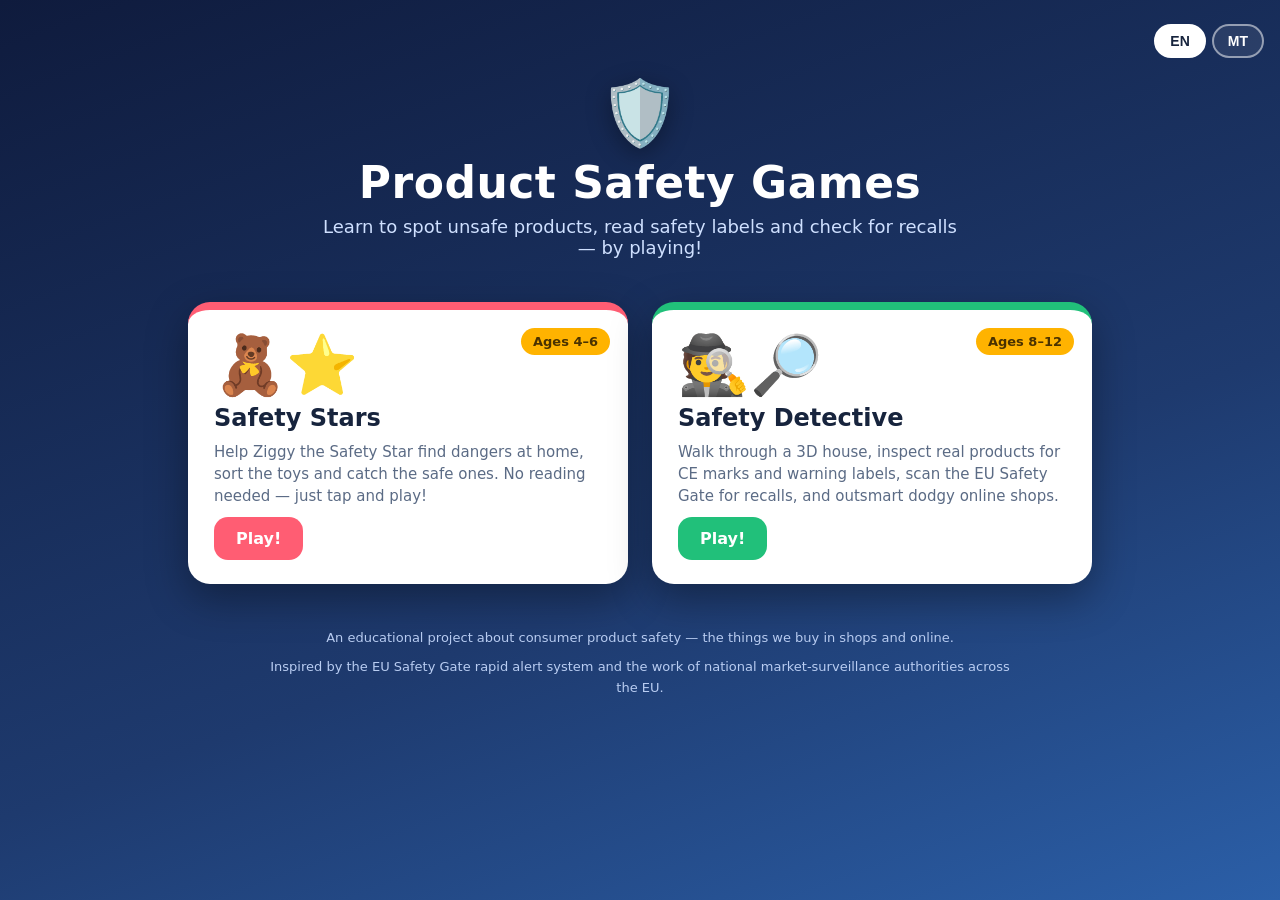
<file: index.html>
<!DOCTYPE html>
<html lang="en">
<head>
<meta charset="UTF-8">
<meta name="viewport" content="width=device-width, initial-scale=1.0">
<title>Product Safety Games</title>
<style>
  * { margin: 0; padding: 0; box-sizing: border-box; }
  :root {
    --bg1: #0f1b3d; --bg2: #1e3a6e;
    --card: #ffffff; --ink: #17243d; --muted: #5b6b85;
    --accent: #ff5d73; --accent2: #21c07a; --gold: #ffb300;
  }
  body {
    font-family: 'Segoe UI', 'Trebuchet MS', system-ui, sans-serif;
    min-height: 100vh; color: #fff;
    background: linear-gradient(160deg, var(--bg1), var(--bg2) 60%, #2b5fa8);
    display: flex; flex-direction: column; align-items: center;
    padding: 24px 16px 40px;
  }
  .lang { display: flex; gap: 6px; align-self: flex-end; }
  .lang button {
    border: 2px solid rgba(255,255,255,.5); background: rgba(255,255,255,.08);
    color: #fff; font-weight: 700; padding: 7px 14px; border-radius: 20px;
    cursor: pointer; font-size: 14px;
  }
  .lang button.active { background: #fff; color: var(--ink); border-color: #fff; }
  header { text-align: center; margin: 18px 0 8px; }
  header .shield { font-size: 64px; filter: drop-shadow(0 6px 12px rgba(0,0,0,.35)); }
  h1 { font-size: clamp(26px, 5vw, 44px); letter-spacing: .5px; margin-top: 6px; }
  .tagline { color: #cfe0ff; margin-top: 8px; font-size: clamp(14px, 2.4vw, 18px); max-width: 640px; }
  .cards { display: flex; gap: 24px; flex-wrap: wrap; justify-content: center; margin-top: 36px; width: 100%; max-width: 980px; }
  .card {
    background: var(--card); color: var(--ink); border-radius: 22px;
    width: min(440px, 100%); padding: 26px 26px 24px; text-decoration: none;
    box-shadow: 0 14px 40px rgba(0,0,0,.35);
    transition: transform .15s ease, box-shadow .15s ease;
    display: flex; flex-direction: column; gap: 10px; position: relative; overflow: hidden;
  }
  .card:hover { transform: translateY(-6px) scale(1.01); box-shadow: 0 22px 50px rgba(0,0,0,.45); }
  .card .art { font-size: 58px; line-height: 1; }
  .card h2 { font-size: 24px; }
  .card p { color: var(--muted); font-size: 15px; line-height: 1.45; }
  .age { position: absolute; top: 18px; right: 18px; background: var(--gold); color: #4a3200;
    font-weight: 800; font-size: 13px; padding: 6px 12px; border-radius: 14px; }
  .cta { margin-top: auto; align-self: flex-start; font-weight: 800; color: #fff;
    padding: 12px 22px; border-radius: 14px; font-size: 16px; }
  .card.kids .cta { background: var(--accent); }
  .card.older .cta { background: var(--accent2); }
  .card.kids { border-top: 8px solid var(--accent); }
  .card.older { border-top: 8px solid var(--accent2); }
  footer { margin-top: 44px; max-width: 760px; text-align: center; color: #b9cdf2; font-size: 13px; line-height: 1.6; }
  footer a { color: #fff; }
</style>
</head>
<body>
  <div class="lang">
    <button data-lang-btn="en">EN</button>
    <button data-lang-btn="mt">MT</button>
  </div>

  <header>
    <div class="shield">🛡️</div>
    <h1 data-i18n="title">Product Safety Games</h1>
    <div class="tagline" data-i18n="tagline"></div>
  </header>

  <div class="cards">
    <a class="card kids" href="game1/">
      <span class="age" data-i18n="age1">Ages 4–6</span>
      <div class="art">🧸⭐</div>
      <h2 data-i18n="g1name">Safety Stars</h2>
      <p data-i18n="g1desc"></p>
      <span class="cta" data-i18n="play">Play!</span>
    </a>
    <a class="card older" href="game2/">
      <span class="age" data-i18n="age2">Ages 8–12</span>
      <div class="art">🕵️🔎</div>
      <h2 data-i18n="g2name">Safety Detective</h2>
      <p data-i18n="g2desc"></p>
      <span class="cta" data-i18n="play2">Play!</span>
    </a>
  </div>

  <footer>
    <p data-i18n="footer1"></p>
    <p style="margin-top:8px" data-i18n="footer2"></p>
  </footer>

<script src="shared/i18n.js"></script>
<script>
  var STRINGS = {
    en: {
      title: 'Product Safety Games',
      tagline: 'Learn to spot unsafe products, read safety labels and check for recalls — by playing!',
      age1: 'Ages 4–6', age2: 'Ages 8–12',
      g1name: 'Safety Stars',
      g1desc: 'Help Ziggy the Safety Star find dangers at home, sort the toys and catch the safe ones. No reading needed — just tap and play!',
      g2name: 'Safety Detective',
      g2desc: 'Walk through a 3D house, inspect real products for CE marks and warning labels, scan the EU Safety Gate for recalls, and outsmart dodgy online shops.',
      play: 'Play!', play2: 'Play!',
      footer1: 'An educational project about consumer product safety — the things we buy in shops and online.',
      footer2: 'Inspired by the EU Safety Gate rapid alert system and the work of national market-surveillance authorities across the EU.'
    },
    mt: {
      title: 'Logħob dwar is-Sigurtà tal-Prodotti',
      tagline: 'Tgħallem agħraf prodotti perikolużi, aqra t-tikketti tas-sigurtà u ċċekkja għal sejħiet lura — waqt li tilgħab!',
      age1: 'Età 4–6', age2: 'Età 8–12',
      g1name: 'Stilel tas-Sigurtà',
      g1desc: 'Għin lil Ziggy l-Istilla tas-Sigurtà ssib il-perikli d-dar, issortja l-ġugarelli u taqbad dawk sikuri. M’hemmx bżonn taqra — għafas u ilgħab!',
      g2name: 'Ditektif tas-Sigurtà',
      g2desc: 'Imxi f’dar 3D, spezzjona prodotti għall-marka CE u t-tikketti ta’ twissija, skennja s-Safety Gate tal-UE għal sejħiet lura, u egħleb il-ħwienet online suspettużi.',
      play: 'Ilgħab!', play2: 'Ilgħab!',
      footer1: 'Proġett edukattiv dwar is-sigurtà tal-prodotti tal-konsumatur — l-affarijiet li nixtru mill-ħwienet u online.',
      footer2: 'Ispirat mis-sistema Safety Gate tal-UE u mill-ħidma tal-awtoritajiet nazzjonali tas-sorveljanza tas-suq madwar l-UE.'
    }
  };
  PSG.applyStatic(STRINGS);
</script>
</body>
</html>
</file>
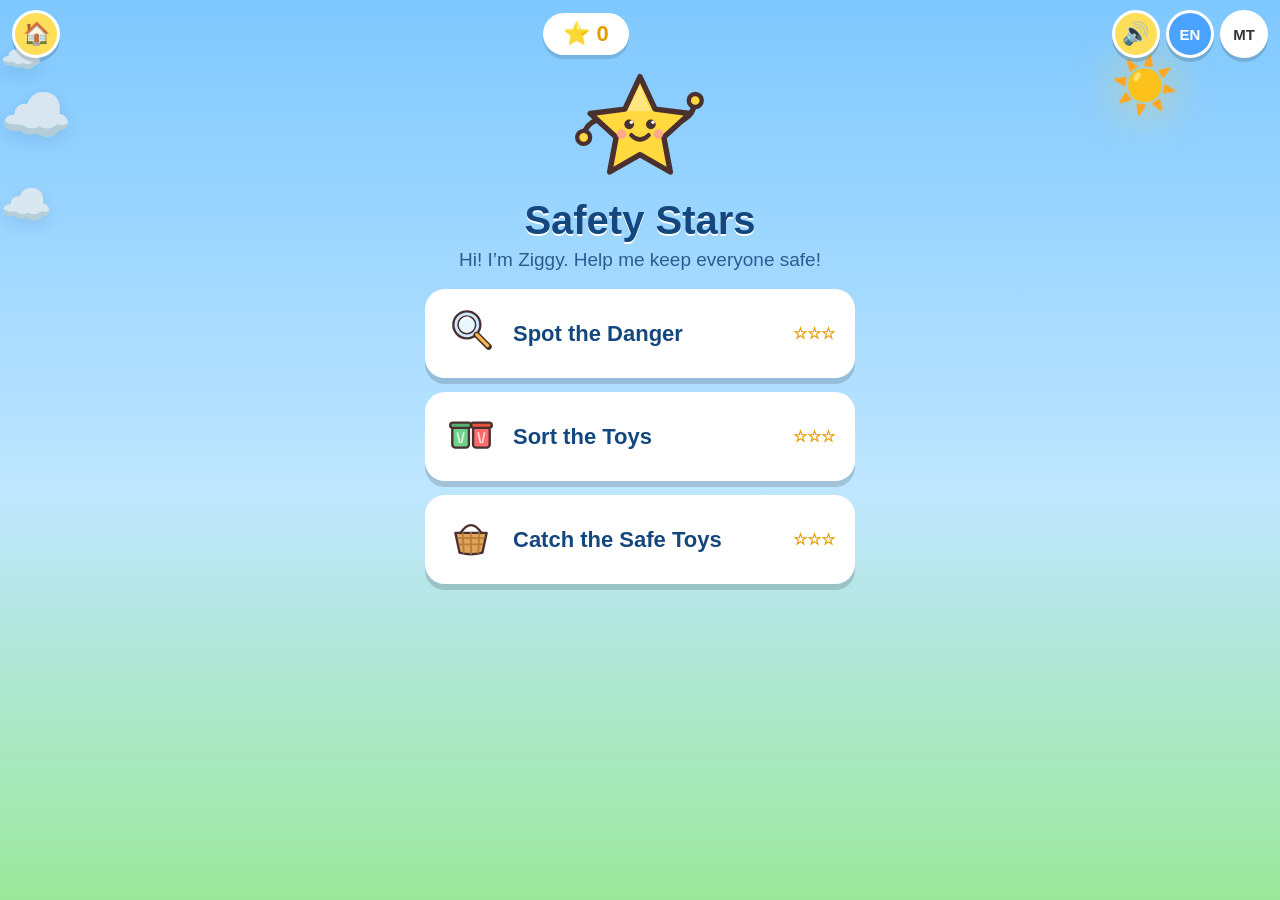
<file: game1/index.html>
<!DOCTYPE html>
<html lang="en">
<head>
<meta charset="UTF-8">
<meta name="viewport" content="width=device-width, initial-scale=1.0, user-scalable=no">
<title>Safety Stars</title>
<link rel="stylesheet" href="style.css">
</head>
<body>
  <div id="app">
    <!-- Top bar -->
    <div id="topbar">
      <button id="homeBtn" class="round-btn" title="Home">🏠</button>
      <div id="starbar"><span id="starCount">⭐ 0</span></div>
      <div style="display:flex;gap:6px">
        <button id="soundBtn" class="round-btn" title="Sound">🔊</button>
        <button class="round-btn lang-btn" data-lang-btn="en">EN</button>
        <button class="round-btn lang-btn" data-lang-btn="mt">MT</button>
      </div>
    </div>

    <!-- ambient sky -->
    <div class="sky" aria-hidden="true">
      <span class="sun">☀️</span>
      <span class="cloud c1">☁️</span>
      <span class="cloud c2">☁️</span>
      <span class="cloud c3">☁️</span>
    </div>

    <!-- Hub screen -->
    <section id="hub" class="screen">
      <div class="mascot" id="mascot">🌟</div>
      <h1 id="hubTitle"></h1>
      <p id="hubSub"></p>
      <div class="menu">
        <button class="game-btn" data-game="spot">
          <span class="gicon">🔍</span><span class="glabel" id="lblSpot"></span>
          <span class="gstars" id="starsSpot"></span>
        </button>
        <button class="game-btn" data-game="sort">
          <span class="gicon">🗑️</span><span class="glabel" id="lblSort"></span>
          <span class="gstars" id="starsSort"></span>
        </button>
        <button class="game-btn" data-game="catch">
          <span class="gicon">🧺</span><span class="glabel" id="lblCatch"></span>
          <span class="gstars" id="starsCatch"></span>
        </button>
      </div>
      <div id="badges"></div>
    </section>

    <!-- Spot the Danger -->
    <section id="spot" class="screen hidden">
      <div class="game-head">
        <h2 id="spotTitle"></h2>
        <div id="spotProgress"></div>
      </div>
      <div id="sceneWrap">
        <div id="scene"></div>
      </div>
    </section>

    <!-- Sort the Toys -->
    <section id="sort" class="screen hidden">
      <div class="game-head">
        <h2 id="sortTitle"></h2>
        <div id="sortProgress"></div>
      </div>
      <div id="sortStage">
        <div id="convItem"></div>
      </div>
      <div id="bins">
        <button id="binSafe" class="bin safe"><span class="bin-icon">😊✅</span><span id="binSafeLbl"></span></button>
        <button id="binDanger" class="bin danger"><span class="bin-icon">🙋⚠️</span><span id="binDangerLbl"></span></button>
      </div>
    </section>

    <!-- Catch -->
    <section id="catch" class="screen hidden">
      <div class="game-head">
        <h2 id="catchTitle"></h2>
        <div id="catchHud"><span id="catchScore"></span><span id="catchLives"></span></div>
      </div>
      <canvas id="catchCanvas"></canvas>
      <p id="catchHint" class="hint"></p>
    </section>

    <!-- Feedback overlay (explanation cards) -->
    <div id="overlay" class="hidden">
      <div id="card">
        <div id="cardIcon"></div>
        <div id="cardTitle"></div>
        <div id="cardText"></div>
        <button id="cardBtn"></button>
      </div>
    </div>

    <!-- Confetti layer -->
    <canvas id="fx"></canvas>
  </div>

<script src="../shared/i18n.js"></script>
<script src="art.js"></script>
<script src="game.js"></script>
</body>
</html>
</file>
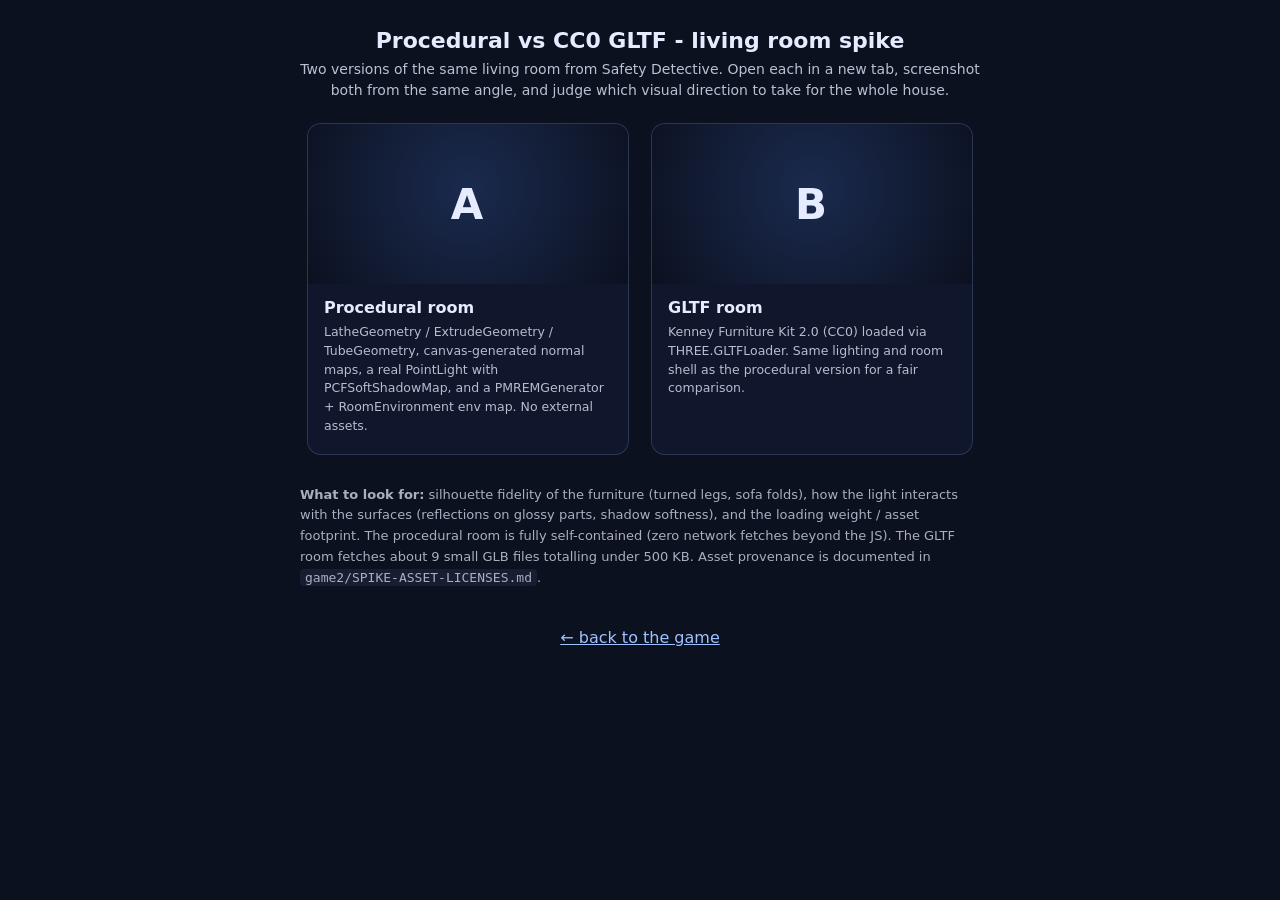
<file: game2/spike-compare.html>
<!DOCTYPE html>
<html lang="en">
<head>
<meta charset="UTF-8">
<meta name="viewport" content="width=device-width, initial-scale=1.0">
<title>Spike - Procedural vs CC0 GLTF room comparison</title>
<style>
  html,body{margin:0;min-height:100%;background:#0c1120;color:#e6ecff;font-family:system-ui,Segoe UI,Roboto,sans-serif;display:flex;flex-direction:column;align-items:center}
  h1{font-size:22px;margin:28px 0 6px;font-weight:600}
  p.sub{opacity:.8;max-width:680px;text-align:center;margin:0 16px 22px;font-size:14px;line-height:1.5}
  .row{display:flex;gap:22px;flex-wrap:wrap;justify-content:center;margin:0 16px 30px}
  .card{width:320px;background:rgba(20,28,52,.6);border:1px solid rgba(120,150,210,.25);border-radius:14px;overflow:hidden;text-decoration:none;color:inherit;transition:transform .12s,border-color .12s}
  .card:hover{transform:translateY(-3px);border-color:rgba(159,194,255,.6)}
  .card .thumb{height:160px;display:flex;align-items:center;justify-content:center;font-size:42px;font-weight:700;letter-spacing:2px;background:radial-gradient(circle at 50% 40%,#1a2a4e,#0c1120)}
  .card .body{padding:14px 16px 18px}
  .card .body h2{font-size:16px;margin:0 0 6px}
  .card .body p{font-size:12.5px;opacity:.78;margin:0;line-height:1.5}
  .note{max-width:680px;margin:0 16px 40px;font-size:13px;opacity:.72;line-height:1.6}
  a.back{color:#9fc2ff;margin:0 16px 24px}
  code{background:rgba(120,150,210,.15);padding:1px 5px;border-radius:4px}
</style>
</head>
<body>
  <h1>Procedural vs CC0 GLTF - living room spike</h1>
  <p class="sub">Two versions of the same living room from Safety Detective. Open each in a new tab, screenshot both from the same angle, and judge which visual direction to take for the whole house.</p>
  <div class="row">
    <a class="card" href="spike-procedural.html" target="_blank" rel="noopener">
      <div class="thumb">A</div>
      <div class="body"><h2>Procedural room</h2><p>LatheGeometry / ExtrudeGeometry / TubeGeometry, canvas-generated normal maps, a real PointLight with PCFSoftShadowMap, and a PMREMGenerator + RoomEnvironment env map. No external assets.</p></div>
    </a>
    <a class="card" href="spike-gltf.html" target="_blank" rel="noopener">
      <div class="thumb">B</div>
      <div class="body"><h2>GLTF room</h2><p>Kenney Furniture Kit 2.0 (CC0) loaded via THREE.GLTFLoader. Same lighting and room shell as the procedural version for a fair comparison.</p></div>
    </a>
  </div>
  <div class="note">
    <strong>What to look for:</strong> silhouette fidelity of the furniture (turned legs, sofa folds), how the light interacts with the surfaces (reflections on glossy parts, shadow softness), and the loading weight / asset footprint.
    The procedural room is fully self-contained (zero network fetches beyond the JS). The GLTF room fetches about 9 small GLB files totalling under 500 KB.
    Asset provenance is documented in <code>game2/SPIKE-ASSET-LICENSES.md</code>.
  </div>
  <a class="back" href="index.html">&larr; back to the game</a>
</body>
</html>
</file>
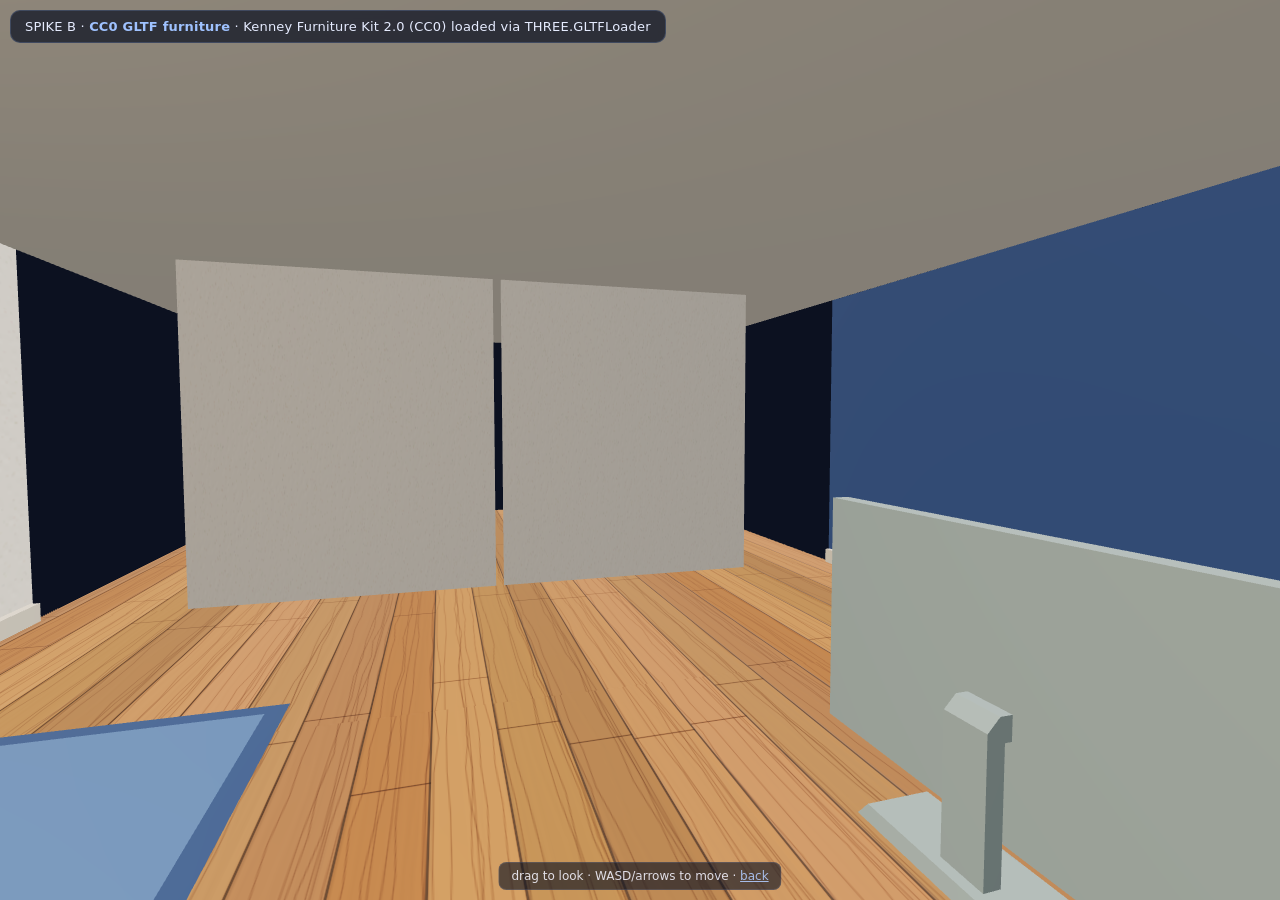
<file: game2/spike-gltf.html>
<!DOCTYPE html>
<html lang="en">
<head>
<meta charset="UTF-8">
<meta name="viewport" content="width=device-width, initial-scale=1.0">
<title>Spike — CC0 GLTF room</title>
<style>
  html,body{margin:0;height:100%;background:#0c1120;color:#e6ecff;font-family:system-ui,Segoe UI,Roboto,sans-serif;overflow:hidden}
  canvas{display:block;width:100%;height:100%}
  #bar{position:fixed;top:10px;left:10px;z-index:5;background:rgba(10,16,32,.72);padding:8px 14px;border-radius:10px;font-size:13px;letter-spacing:.2px;backdrop-filter:blur(6px);border:1px solid rgba(120,150,210,.25)}
  #bar b{color:#9fc2ff}
  #hint{position:fixed;bottom:10px;left:50%;transform:translateX(-50%);z-index:5;background:rgba(10,16,32,.72);padding:6px 12px;border-radius:8px;font-size:12px;opacity:.85;border:1px solid rgba(120,150,210,.2)}
  a{color:#9fc2ff}
  #load{position:fixed;top:50%;left:50%;transform:translate(-50%,-50%);z-index:6;font-size:15px;opacity:.9}
</style>
</head>
<body>
  <div id="bar">SPIKE B · <b>CC0 GLTF furniture</b> · Kenney Furniture Kit 2.0 (CC0) loaded via THREE.GLTFLoader</div>
  <div id="hint">drag to look · WASD/arrows to move · <a href="spike-compare.html">back</a></div>
  <div id="load">Loading CC0 furniture…</div>
  <canvas id="c3d"></canvas>
<script type="importmap">{
  "imports": { "three": "../vendor/three.module.min.js" }
}</script>
<script type="module" src="spike-gltf.js"></script>
</body>
</html>
</file>
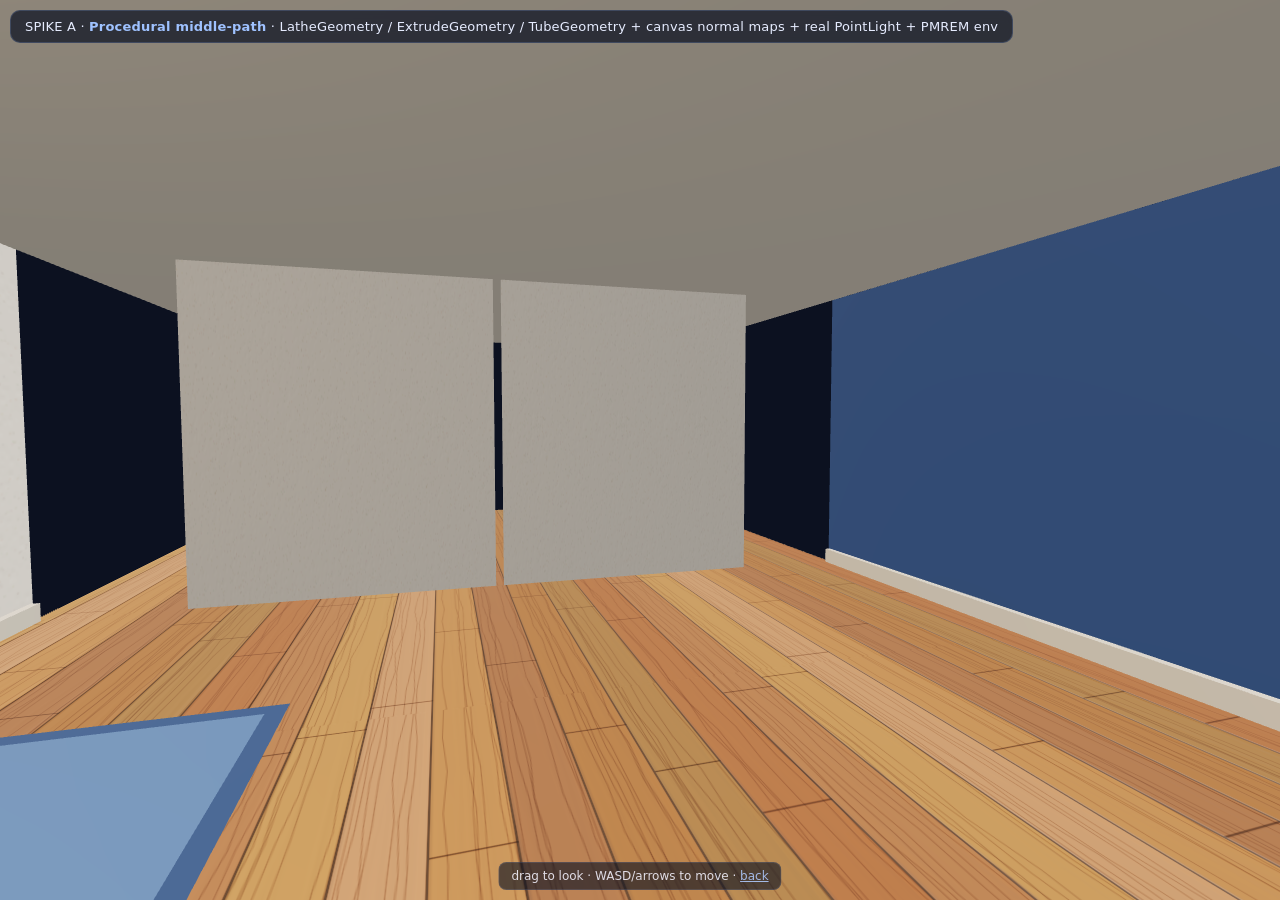
<file: game2/spike-procedural.html>
<!DOCTYPE html>
<html lang="en">
<head>
<meta charset="UTF-8">
<meta name="viewport" content="width=device-width, initial-scale=1.0">
<title>Spike — Procedural middle-path room</title>
<style>
  html,body{margin:0;height:100%;background:#0c1120;color:#e6ecff;font-family:system-ui,Segoe UI,Roboto,sans-serif;overflow:hidden}
  canvas{display:block;width:100%;height:100%}
  #bar{position:fixed;top:10px;left:10px;z-index:5;background:rgba(10,16,32,.72);padding:8px 14px;border-radius:10px;font-size:13px;letter-spacing:.2px;backdrop-filter:blur(6px);border:1px solid rgba(120,150,210,.25)}
  #bar b{color:#9fc2ff}
  #hint{position:fixed;bottom:10px;left:50%;transform:translateX(-50%);z-index:5;background:rgba(10,16,32,.72);padding:6px 12px;border-radius:8px;font-size:12px;opacity:.85;border:1px solid rgba(120,150,210,.2)}
  a{color:#9fc2ff}
</style>
</head>
<body>
  <div id="bar">SPIKE A · <b>Procedural middle-path</b> · LatheGeometry / ExtrudeGeometry / TubeGeometry + canvas normal maps + real PointLight + PMREM env</div>
  <div id="hint">drag to look · WASD/arrows to move · <a href="spike-compare.html">back</a></div>
  <canvas id="c3d"></canvas>
<script type="importmap">{
  "imports": { "three": "../vendor/three.module.min.js" }
}</script>
<script type="module" src="spike-procedural.js"></script>
</body>
</html>
</file>
<file: game1/style.css>
* { margin: 0; padding: 0; box-sizing: border-box; -webkit-tap-highlight-color: transparent; }
html, body { height: 100%; overflow: hidden; }
body {
  font-family: 'Comic Sans MS', 'Segoe UI', 'Trebuchet MS', sans-serif;
  background: linear-gradient(180deg, #7ec8ff 0%, #bfe6ff 55%, #9be89b 100%);
  user-select: none; -webkit-user-select: none; touch-action: manipulation;
}
#app { height: 100vh; height: 100dvh; display: flex; flex-direction: column; position: relative; }

/* ---- top bar ---- */
#topbar {
  display: flex; justify-content: space-between; align-items: center;
  padding: 10px 12px; gap: 8px; z-index: 5;
}
.round-btn {
  font-size: 22px; width: 48px; height: 48px; border-radius: 50%;
  border: 3px solid #fff; background: #ffde59; cursor: pointer;
  box-shadow: 0 4px 0 rgba(0,0,0,.15); font-weight: 800;
}
.round-btn:active { transform: translateY(3px); box-shadow: none; }
.lang-btn { font-size: 15px; background: #fff; color: #333; }
.lang-btn.active { background: #4aa3ff; color: #fff; }
#starbar {
  background: #fff; border-radius: 24px; padding: 8px 20px; font-size: 22px;
  font-weight: 800; color: #e69b00; box-shadow: 0 4px 0 rgba(0,0,0,.12);
}

/* ---- ambient sky ---- */
.sky { position: fixed; inset: 0; pointer-events: none; z-index: 0; overflow: hidden; }
.sky .sun {
  position: absolute; top: 6%; right: 8%; font-size: 54px;
  filter: drop-shadow(0 0 24px rgba(255, 214, 80, .8));
  animation: sunPulse 5s infinite ease-in-out;
}
@keyframes sunPulse { 0%,100% { transform: scale(1) } 50% { transform: scale(1.08) } }
.sky .cloud { position: absolute; font-size: 58px; opacity: .85; filter: drop-shadow(0 6px 8px rgba(0,60,120,.12)); }
.sky .c1 { top: 9%; animation: drift 42s linear infinite; }
.sky .c2 { top: 20%; font-size: 42px; animation: drift 58s linear infinite; animation-delay: -25s; }
.sky .c3 { top: 4%; font-size: 34px; animation: drift 70s linear infinite; animation-delay: -48s; }
@keyframes drift { from { left: -12% } to { left: 108% } }
@media (prefers-reduced-motion: reduce) { .sky .cloud, .sky .sun, #hub .mascot { animation: none; } }
.screen, #topbar { position: relative; z-index: 1; }

/* ---- screens ---- */
.screen { flex: 1; display: flex; flex-direction: column; align-items: center; overflow: hidden; padding: 0 10px 10px; }
.hidden { display: none !important; }

/* ---- hub ---- */
#hub .mascot { width: 130px; height: 130px; animation: bounce 1.6s infinite ease-in-out; cursor: pointer; }
#hub .mascot svg { width: 100%; height: 100%; overflow: visible; }
@keyframes bounce { 0%,100% { transform: translateY(0) } 50% { transform: translateY(-14px) } }
.zig-arm-r { transform-origin: 100px 48px; animation: wave 2.4s infinite ease-in-out; }
@keyframes wave { 0%,100% { transform: rotate(0deg) } 15% { transform: rotate(-22deg) } 30% { transform: rotate(8deg) } 45% { transform: rotate(-14deg) } 60% { transform: rotate(0deg) } }
.zig-eyes { transform-origin: 60px 52px; animation: blink 3.8s infinite; }
@keyframes blink { 0%, 94%, 100% { transform: scaleY(1) } 96% { transform: scaleY(.12) } }
@media (prefers-reduced-motion: reduce) { .zig-arm-r, .zig-eyes { animation: none; } }
#hub h1 { color: #14477e; font-size: clamp(26px, 6vw, 40px); text-shadow: 0 2px 0 #fff; }
#hub p { color: #2a5c92; margin: 6px 0 18px; font-size: clamp(15px, 3vw, 19px); text-align: center; }
.menu { display: flex; flex-direction: column; gap: 14px; width: min(430px, 94vw); }
.game-btn {
  display: flex; align-items: center; gap: 16px; font-family: inherit;
  background: #fff; border: none; border-radius: 20px; padding: 14px 20px;
  font-size: 22px; font-weight: 800; color: #14477e; cursor: pointer;
  box-shadow: 0 6px 0 rgba(0,0,0,.15); transition: transform .1s;
}
.game-btn:active { transform: translateY(4px); box-shadow: 0 2px 0 rgba(0,0,0,.15); }
.gicon { font-size: 38px; }
.glabel { flex: 1; text-align: left; }
.gstars { font-size: 16px; color: #e69b00; }
#badges { margin-top: 18px; font-size: 30px; letter-spacing: 6px; min-height: 40px; }

/* ---- shared game header ---- */
.game-head { width: 100%; max-width: 900px; display: flex; justify-content: space-between; align-items: center; padding: 4px 6px 8px; }
.game-head h2 { color: #14477e; font-size: clamp(18px, 4vw, 26px); text-shadow: 0 1px 0 #fff; }
#spotProgress, #sortProgress, #catchHud { font-size: clamp(16px, 3.5vw, 22px); font-weight: 800; color: #d84315; display: flex; gap: 14px; }

/* ---- spot the danger ---- */
#sceneWrap { flex: 1; width: 100%; max-width: 900px; display: flex; align-items: center; justify-content: center; min-height: 0; }
#scene {
  position: relative; width: 100%; aspect-ratio: 16/10; max-height: 100%;
  border-radius: 24px; border: 6px solid #fff; box-shadow: 0 10px 30px rgba(0,0,0,.25);
  overflow: hidden;
}
#scene .backdrop { position: absolute; inset: 0; pointer-events: none; }
#scene .backdrop svg { width: 100%; height: 100%; display: block; }

/* drawn SVG art pieces */
.art { display: inline-block; line-height: 0; }
.art svg { width: 100%; height: 100%; display: block; overflow: visible; }
#cardIcon .art { filter: drop-shadow(0 6px 6px rgba(40,20,5,.2)); }
#convItem .art { filter: drop-shadow(0 8px 10px rgba(0,0,0,.25)); }

.item {
  position: absolute; transform: translate(-50%, -50%); border: none; background: none;
  cursor: pointer; line-height: 1; padding: 4px; transition: transform .12s;
  filter: drop-shadow(0 7px 5px rgba(40, 20, 5, .30)); z-index: 2;
}
.item:active { transform: translate(-50%, -50%) scale(1.15); }
.item.deco { pointer-events: none; }
.item.found { animation: pop .45s ease; filter: grayscale(.2); }
.item .ring {
  position: absolute; inset: -6px; border: 4px dashed #ff3d00; border-radius: 50%;
  opacity: 0; pointer-events: none;
}
.item.found .ring { opacity: 1; animation: spin 4s linear infinite; }
@keyframes spin { to { transform: rotate(360deg) } }
@keyframes pop { 0% { transform: translate(-50%,-50%) scale(1) } 50% { transform: translate(-50%,-50%) scale(1.5) } 100% { transform: translate(-50%,-50%) scale(1) } }
.item.wrong { animation: shake .4s ease; }
@keyframes shake { 0%,100% { transform: translate(-50%,-50%) } 25% { transform: translate(-56%,-50%) } 75% { transform: translate(-44%,-50%) } }
.item.hint { animation: hintPulse 1.1s ease 2; }
@keyframes hintPulse {
  0%,100% { transform: translate(-50%,-50%) rotate(0) scale(1); }
  20% { transform: translate(-50%,-50%) rotate(-10deg) scale(1.25); }
  40% { transform: translate(-50%,-50%) rotate(10deg) scale(1.25); }
  60% { transform: translate(-50%,-50%) rotate(-8deg) scale(1.2); }
  80% { transform: translate(-50%,-50%) rotate(8deg) scale(1.1); }
}

/* ---- quick toast ---- */
#toast1 {
  position: fixed; top: 76px; left: 50%; transform: translateX(-50%) scale(0);
  background: #ffde59; color: #7a4c00; font-weight: 800; font-size: clamp(17px, 4vw, 24px);
  padding: 12px 28px; border-radius: 30px; border: 3px solid #fff;
  box-shadow: 0 8px 24px rgba(0,0,0,.25); z-index: 15; pointer-events: none; opacity: 0;
}
#toast1.show { animation: toastIn 1.8s ease forwards; }
@keyframes toastIn {
  0% { transform: translateX(-50%) scale(0); opacity: 0; }
  12% { transform: translateX(-50%) scale(1.15); opacity: 1; }
  20% { transform: translateX(-50%) scale(1); }
  80% { transform: translateX(-50%) scale(1); opacity: 1; }
  100% { transform: translateX(-50%) scale(.9); opacity: 0; }
}

/* ---- sort ---- */
#sortStage { flex: 1; width: 100%; max-width: 700px; display: flex; align-items: center; justify-content: center; position: relative; min-height: 0; }
#convItem {
  font-size: clamp(70px, 18vw, 130px); line-height: 1.15; text-align: center;
  filter: drop-shadow(0 8px 10px rgba(0,0,0,.25));
  animation: floaty 2s infinite ease-in-out;
}
#convItem .tag {
  display: block; font-size: clamp(15px, 3.4vw, 22px); font-weight: 800; color: #444;
  background: #fff; border-radius: 14px; padding: 4px 12px; margin-top: 8px;
  box-shadow: 0 3px 0 rgba(0,0,0,.12);
}
@keyframes floaty { 0%,100% { transform: translateY(0) } 50% { transform: translateY(-10px) } }
#bins { display: flex; gap: 16px; width: 100%; max-width: 700px; padding-bottom: 8px; }
.bin {
  flex: 1; border: none; border-radius: 22px; padding: 14px 8px; cursor: pointer;
  font-family: inherit; font-size: clamp(15px, 3.6vw, 21px); font-weight: 800; color: #fff;
  display: flex; flex-direction: column; align-items: center; gap: 4px;
  box-shadow: 0 6px 0 rgba(0,0,0,.2); transition: transform .1s;
}
.bin:active { transform: translateY(4px); box-shadow: 0 2px 0 rgba(0,0,0,.2); }
.bin.safe { background: #2eb872; }
.bin.danger { background: #ff5d5d; }
.bin-icon { font-size: clamp(30px, 7vw, 44px); }
.bin.correct { animation: binYes .5s ease; }
.bin.incorrect { animation: shakeB .45s ease; }
@keyframes binYes { 40% { transform: scale(1.08) } }
@keyframes shakeB { 0%,100% { transform: translateX(0) } 25% { transform: translateX(-10px) } 75% { transform: translateX(10px) } }

/* ---- catch ---- */
#catchCanvas {
  flex: 1; width: 100%; max-width: 900px; min-height: 0;
  border-radius: 24px; border: 6px solid #fff; box-shadow: 0 10px 30px rgba(0,0,0,.25);
  background: linear-gradient(180deg, #cfeeff, #f7fbe8); touch-action: none;
}
.hint { color: #2a5c92; font-weight: 700; padding: 6px; font-size: clamp(13px, 3vw, 16px); }

/* ---- overlay card ---- */
#overlay {
  position: fixed; inset: 0; background: rgba(10, 30, 60, .55); z-index: 20;
  display: flex; align-items: center; justify-content: center; padding: 20px;
}
#card {
  background: #fff; border-radius: 28px; padding: 26px 24px; text-align: center;
  width: min(430px, 92vw); box-shadow: 0 20px 60px rgba(0,0,0,.4);
  animation: cardIn .3s ease;
}
@keyframes cardIn { from { transform: scale(.7); opacity: 0 } to { transform: scale(1); opacity: 1 } }
#cardIcon { font-size: 64px; }
#cardTitle { font-size: 26px; font-weight: 800; color: #14477e; margin: 8px 0 6px; }
#cardText { font-size: 18px; color: #444; line-height: 1.45; }
#cardBtn {
  margin-top: 18px; font-family: inherit; font-size: 20px; font-weight: 800;
  background: #4aa3ff; color: #fff; border: none; border-radius: 16px;
  padding: 12px 34px; cursor: pointer; box-shadow: 0 5px 0 #2270bd;
}
#cardBtn:active { transform: translateY(4px); box-shadow: none; }

/* ---- confetti ---- */
#fx { position: fixed; inset: 0; pointer-events: none; z-index: 30; }
</file>
